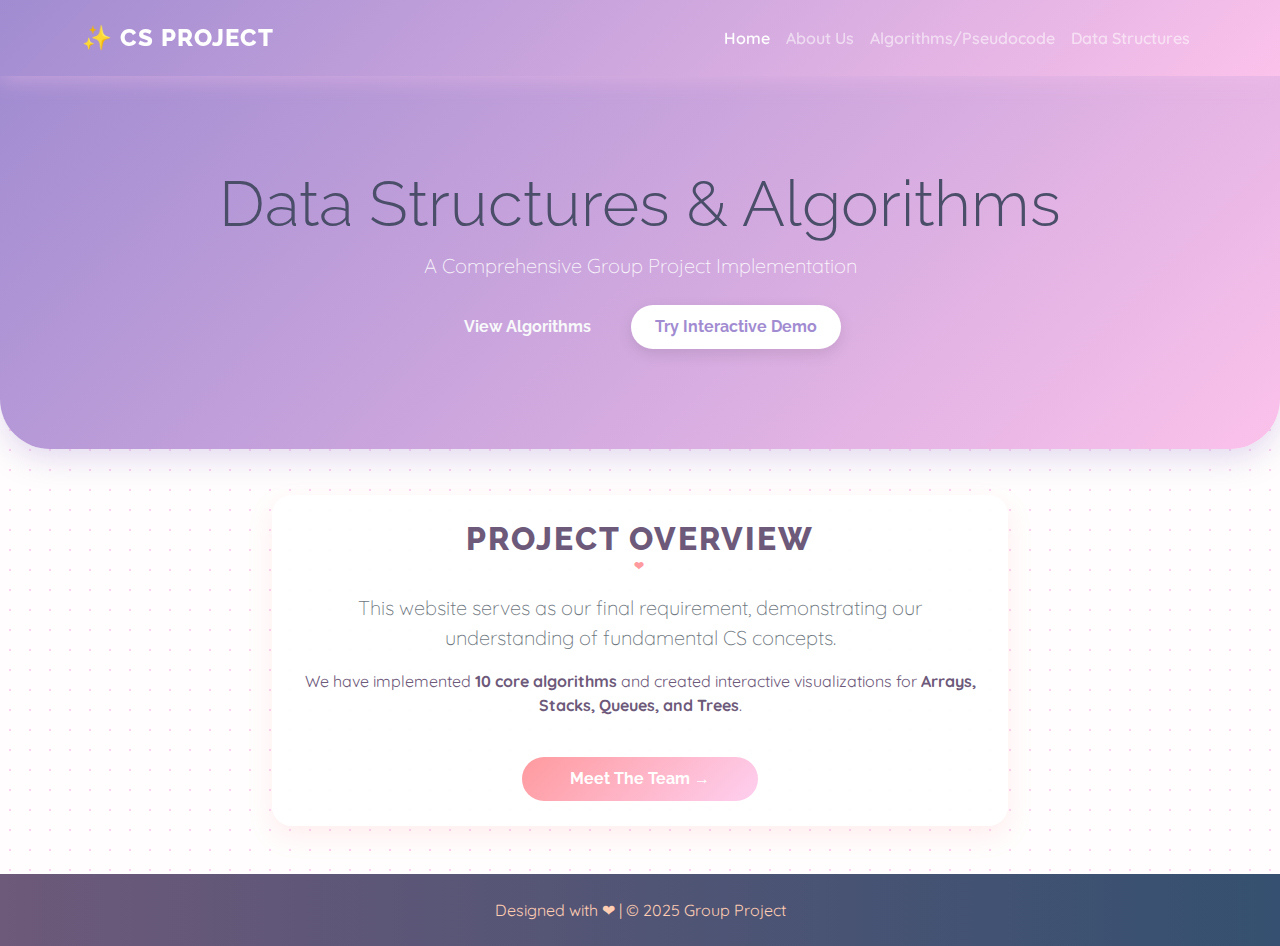
<file: index.html>
<!DOCTYPE html>
<html lang="en">
<head>
    <meta charset="UTF-8">
    <meta name="viewport" content="width=device-width, initial-scale=1.0">
    <title>CS Group Project - Home</title>
    <link href="https://cdn.jsdelivr.net/npm/bootstrap@5.3.0/dist/css/bootstrap.min.css" rel="stylesheet">
    <link href="https://fonts.googleapis.com/css2?family=Quicksand:wght@400;600;700&family=Raleway:wght@700;900&display=swap" rel="stylesheet">
    <link rel="stylesheet" href="style.css">
</head>
<body>

<nav class="navbar navbar-expand-lg navbar-dark fixed-top">
  <div class="container">
    <a class="navbar-brand" href="index.html">✨ CS Project</a>
    <div class="collapse navbar-collapse" id="navbarNav">
      <ul class="navbar-nav ms-auto">
        <li class="nav-item"><a class="nav-link active" href="index.html">Home</a></li>
        <li class="nav-item"><a class="nav-link" href="about.html">About Us</a></li> <!-- ADDED -->
        <li class="nav-item"><a class="nav-link" href="algorithms.html">Algorithms/Pseudocode</a></li> <!-- UPDATED -->
        <li class="nav-item"><a class="nav-link" href="datastructures.html">Data Structures</a></li>
      </ul>
    </div>
  </div>
</nav>

<header class="text-white text-center py-5" style="padding-bottom: 100px !important; margin-bottom: -50px;">
    <div class="container mt-5">
        <h1 class="display-3">Data Structures & Algorithms</h1>
        <p class="lead mb-4" style="opacity: 0.9;">A Comprehensive Group Project Implementation</p>
        <div class="d-flex justify-content-center gap-3">
            <a href="algorithms.html" class="btn btn-outline-light px-4">View Algorithms</a>
            <a href="datastructures.html" class="btn btn-light px-4">Try Interactive Demo</a>
        </div>
    </div>
</header>

<div class="container my-5 pt-5">
    <div class="row justify-content-center text-center mb-5">
        <div class="col-lg-8">
            <div class="card border-0">
                <h2 class="section-title">Project Overview</h2>
                <p class="lead text-secondary">This website serves as our final requirement, demonstrating our understanding of fundamental CS concepts.</p>
                <p style="color: #6d597a;">We have implemented <strong>10 core algorithms</strong> and created interactive visualizations for <strong>Arrays, Stacks, Queues, and Trees</strong>.</p>
                <div class="mt-4">
                    <a href="about.html" class="btn btn-primary px-5">Meet The Team &rarr;</a>
                </div>
            </div>
        </div>
    </div>
</div>

<footer class="text-center py-4 mt-5">
    <p class="mb-0">Designed with ❤ | &copy; 2025 Group Project</p>
</footer>
<script src="https://cdn.jsdelivr.net/npm/bootstrap@5.3.0/dist/js/bootstrap.bundle.min.js"></script>
</body>
</html>
</file>
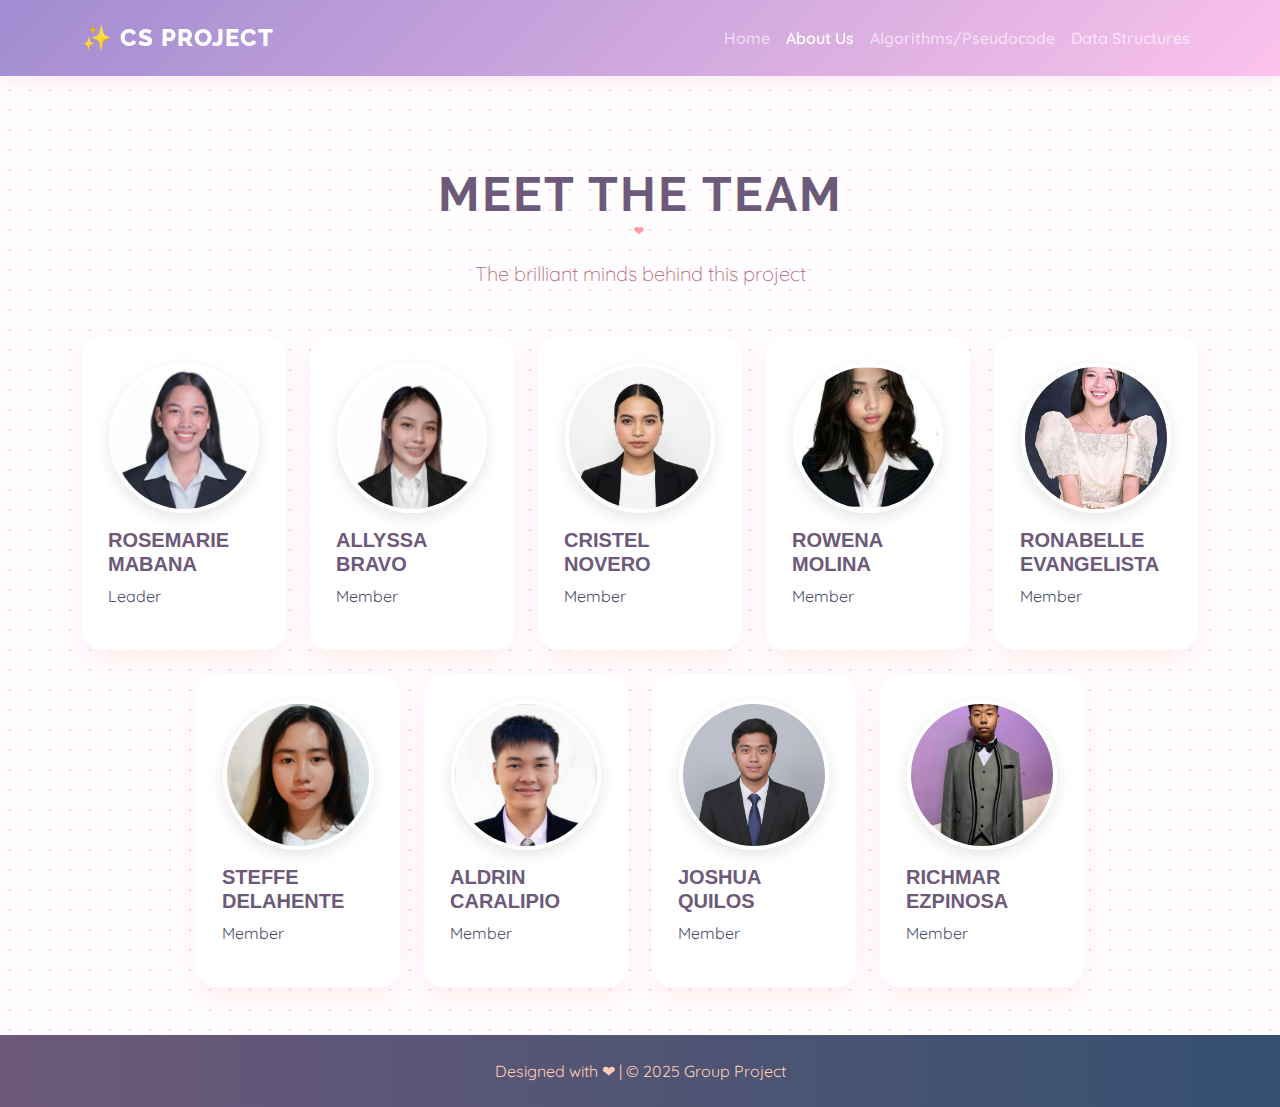
<file: about.html>
<!DOCTYPE html>
<html lang="en">
<head>
    <meta charset="UTF-8">
    <meta name="viewport" content="width=device-width, initial-scale=1.0">
    <title>About Us - CS Project</title>
    <link href="https://cdn.jsdelivr.net/npm/bootstrap@5.3.0/dist/css/bootstrap.min.css" rel="stylesheet">
    <link href="https://fonts.googleapis.com/css2?family=Quicksand:wght@400;600;700&family=Raleway:wght@700;900&family=JetBrains+Mono:wght@400;700&display=swap" rel="stylesheet">
    <link rel="stylesheet" href="style.css">
    <style>
        .member-img {
            width: 150px; height: 150px; object-fit: cover;
            border-radius: 50%; border: 4px solid white;
            box-shadow: 0 5px 15px rgba(0,0,0,0.1);
            display: block; margin: 0 auto 15px auto;
        }
        .member-card h5 {
            font-family: 'Poppins', sans-serif; font-weight: 800;
            color: #6d597a; text-transform: uppercase;
        }
    </style>
</head>
<body>

<nav class="navbar navbar-expand-lg navbar-dark fixed-top">
  <div class="container">
    <a class="navbar-brand" href="index.html">✨ CS Project</a>
    <div class="collapse navbar-collapse" id="navbarNav">
      <ul class="navbar-nav ms-auto">
        <li class="nav-item"><a class="nav-link" href="index.html">Home</a></li>
        <li class="nav-item"><a class="nav-link active" href="about.html">About Us</a></li>
        <li class="nav-item"><a class="nav-link" href="algorithms.html">Algorithms/Pseudocode</a></li>
        <li class="nav-item"><a class="nav-link" href="datastructures.html">Data Structures</a></li>
      </ul>
    </div>
  </div>
</nav>

<div class="container my-5 pt-5">
    <div class="text-center mb-5">
        <h2 class="section-title display-5 fw-bold">MEET THE TEAM</h2>
        <p class="lead" style="color: #b56576;">The brilliant minds behind this project</p>
    </div>

    <div class="row g-4 justify-content-center row-cols-1 row-cols-sm-2 row-cols-md-3 row-cols-lg-5">
        <!-- Row 1 (5 Members) -->
        <div class="col"><div class="member-card"><img src="rose.png" class="member-img"><h5>Rosemarie Mabana</h5><p class="member-role">Leader</p></div></div>
        <div class="col"><div class="member-card"><img src="aly.png" class="member-img"><h5>Allyssa Bravo</h5><p class="member-role">Member</p></div></div>
        <div class="col"><div class="member-card"><img src="tel.png" class="member-img"><h5>Cristel Novero</h5><p class="member-role">Member</p></div></div>
        <div class="col"><div class="member-card"><img src="wena.png" class="member-img"><h5>Rowena Molina</h5><p class="member-role">Member</p></div></div>
        <div class="col"><div class="member-card"><img src="belle.png" class="member-img"><h5>Ronabelle Evangelista</h5><p class="member-role">Member</p></div></div>

        <!-- Row 2 (4 Members) -->
        <div class="col"><div class="member-card"><img src="tepe.png" class="member-img"><h5>Steffe Delahente</h5><p class="member-role">Member</p></div></div>
        <div class="col"><div class="member-card"><img src= "ald.png" class="member-img"><h5>Aldrin Caralipio</h5><p class="member-role">Member</p></div></div>
        <div class="col"><div class="member-card"><img src="josh.png" class="member-img"><h5>Joshua Quilos</h5><p class="member-role">Member</p></div></div>
        <div class="col"><div class="member-card"><img src="rich.png" class="member-img"><h5>Richmar Ezpinosa</h5><p class="member-role">Member</p></div></div>
    </div>
</div>

<footer class="text-center py-4 mt-5">
    <p class="mb-0">Designed with ❤ | &copy; 2025 Group Project</p>
</footer>
<script src="https://cdn.jsdelivr.net/npm/bootstrap@5.3.0/dist/js/bootstrap.bundle.min.js"></script>
</body>
</html>
</file>
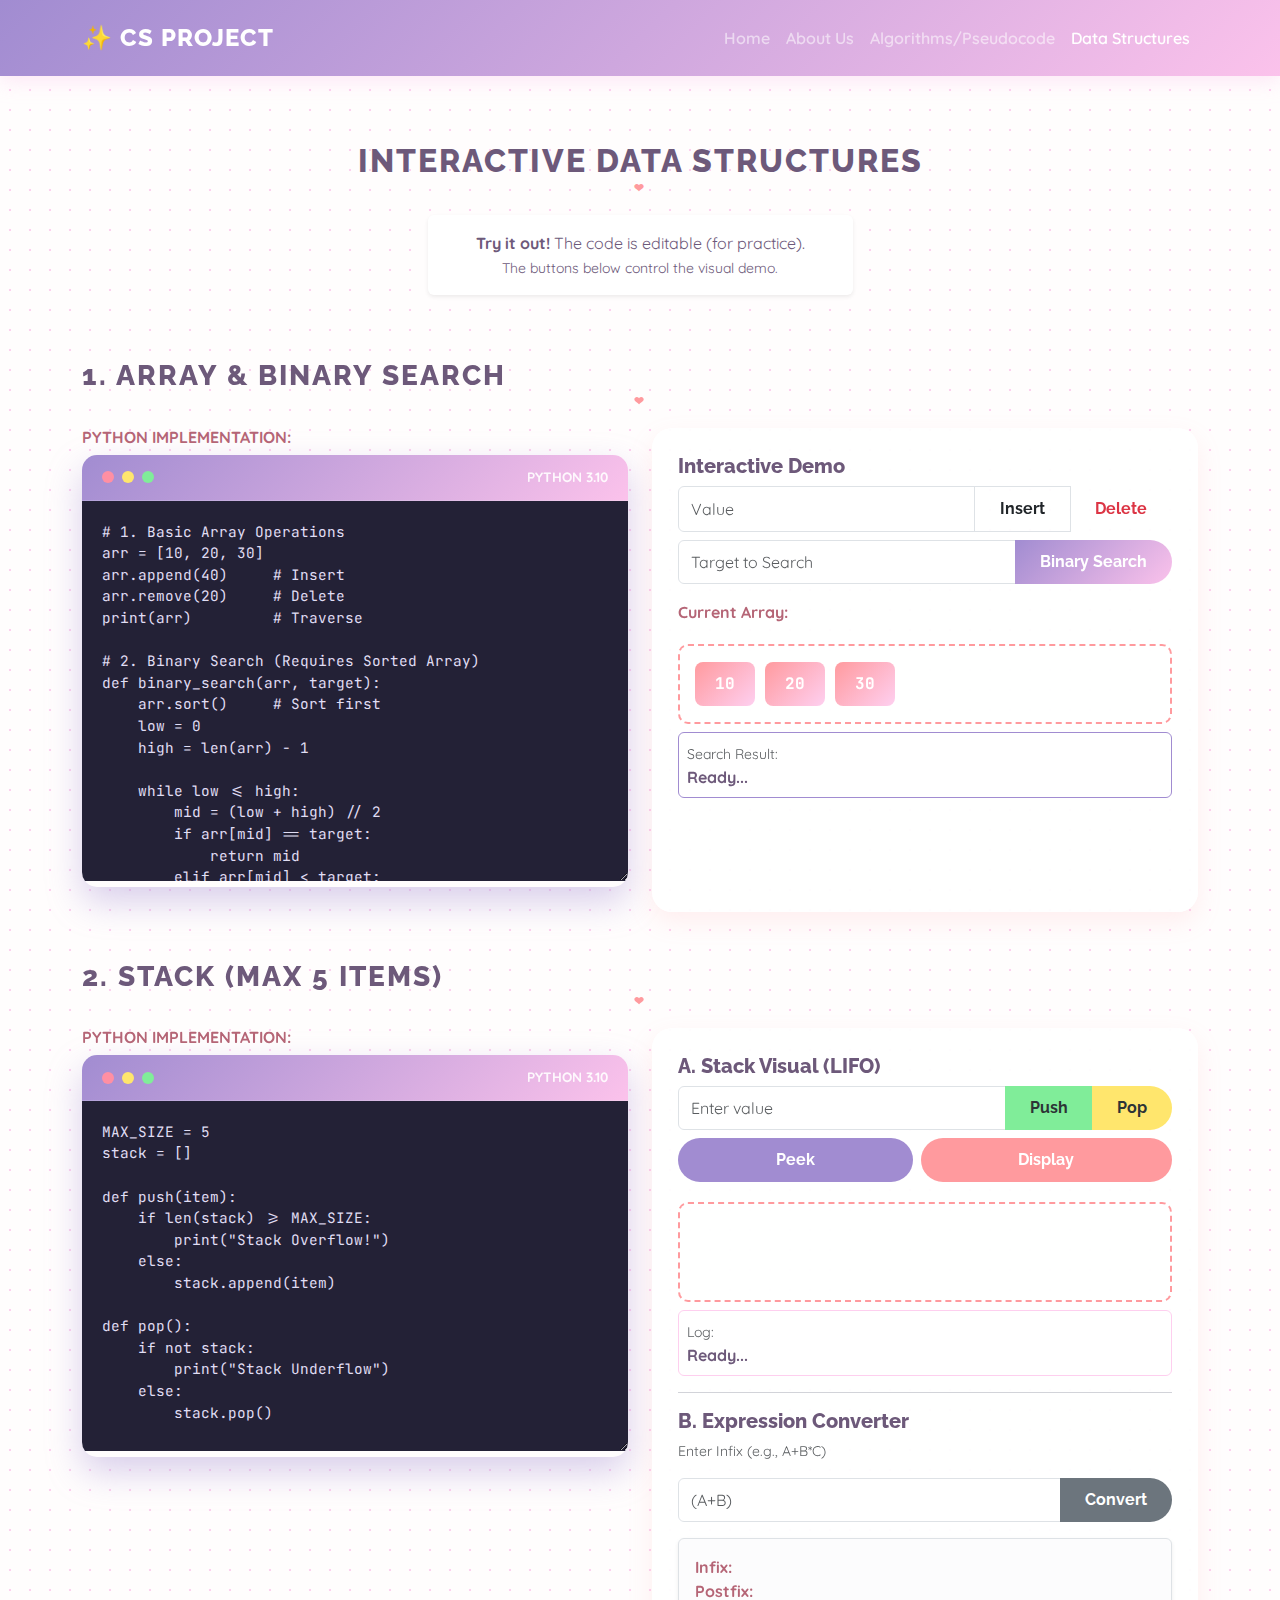
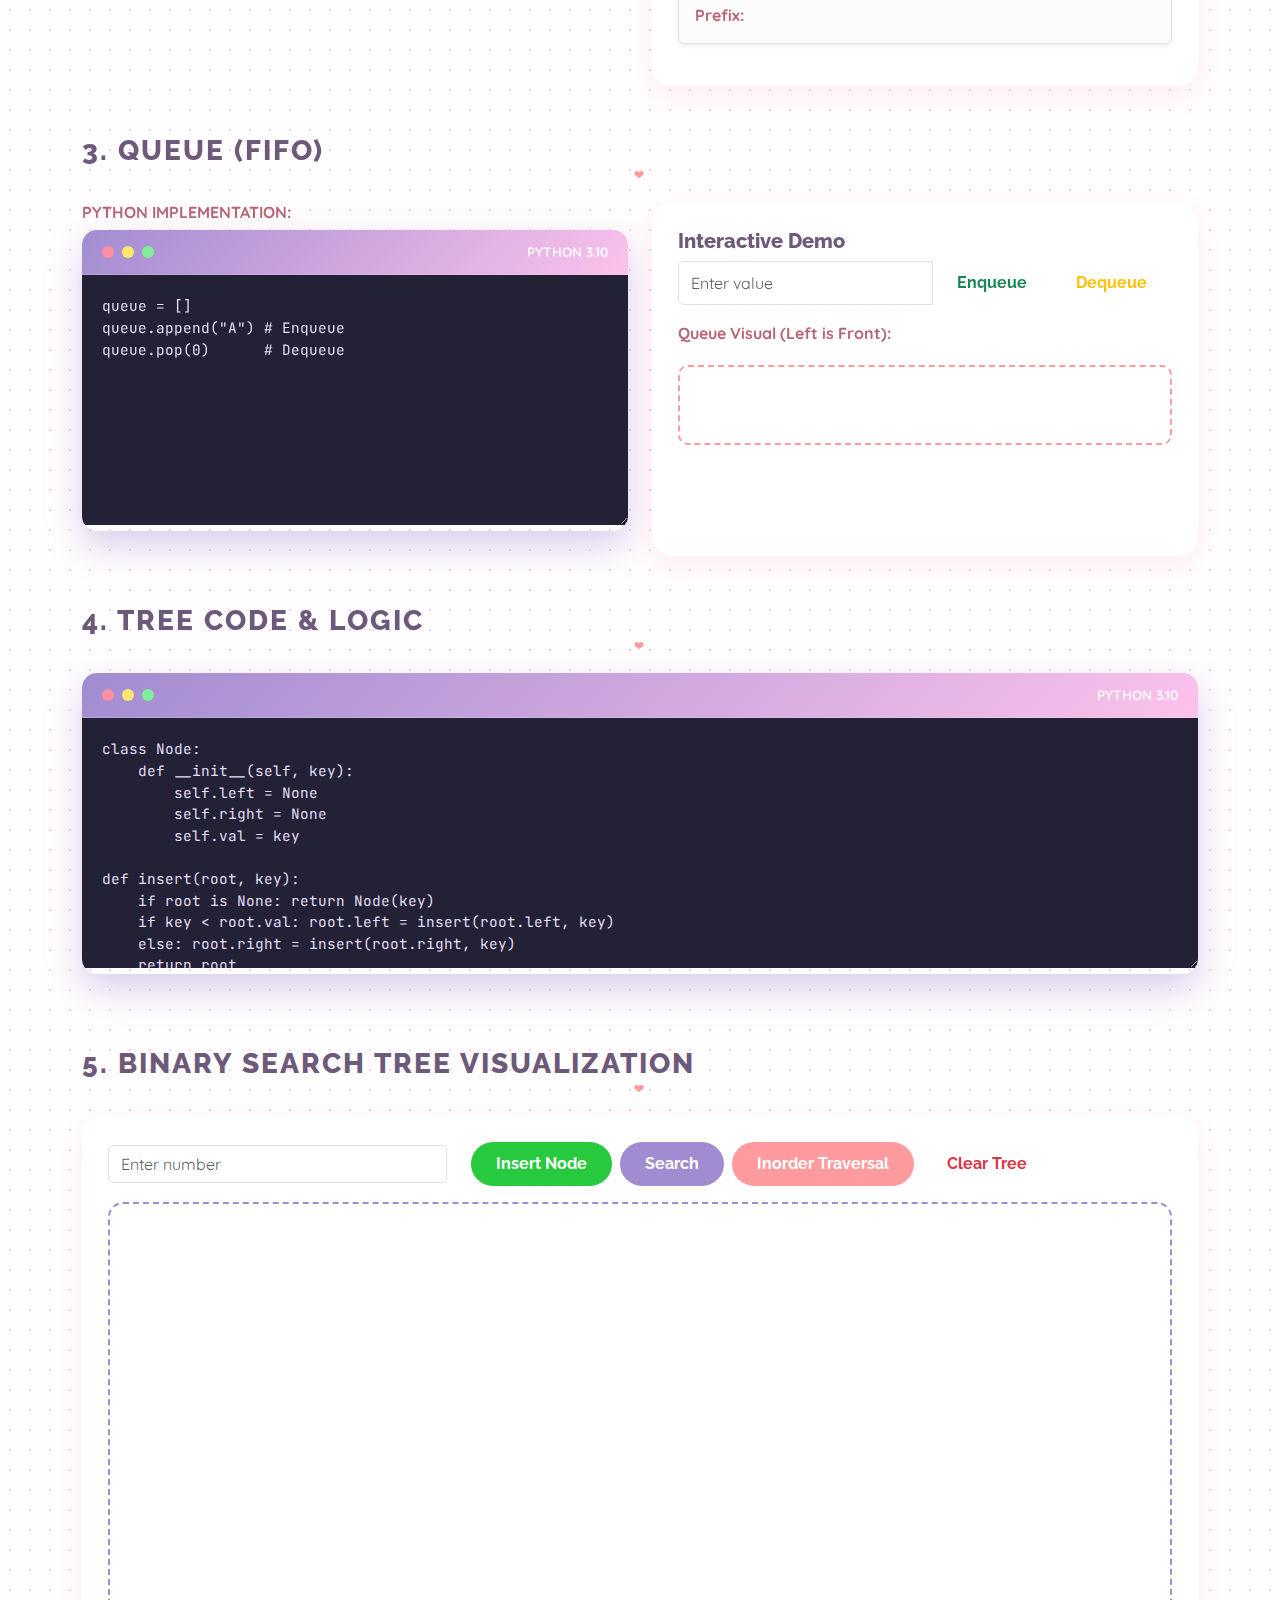
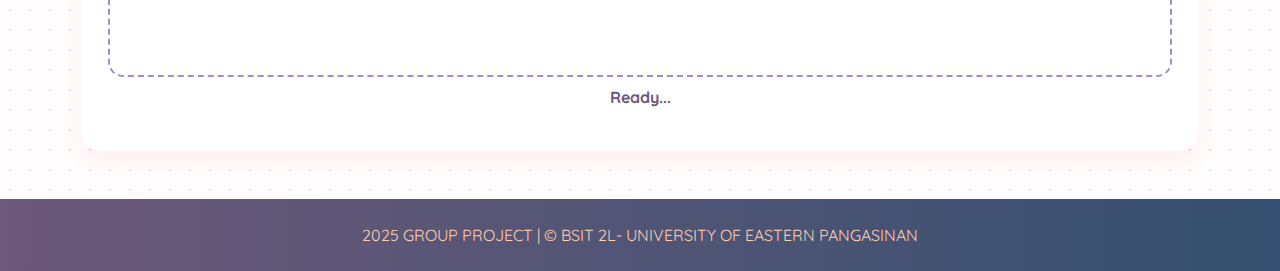
<file: datastructures.html>
<!DOCTYPE html>
<html lang="en">
<head>
    <meta charset="UTF-8">
    <meta name="viewport" content="width=device-width, initial-scale=1.0">
    <title>Data Structures - CS Project</title>
    <link href="https://cdn.jsdelivr.net/npm/bootstrap@5.3.0/dist/css/bootstrap.min.css" rel="stylesheet">
    <link href="https://fonts.googleapis.com/css2?family=Quicksand:wght@400;600;700&family=Raleway:wght@700;900&family=JetBrains+Mono:wght@400;700&display=swap" rel="stylesheet">
    <link rel="stylesheet" href="style.css">
    <style>
        /* BST Canvas Style */
        #bst-canvas {
            border: 2px dashed #a18cd1;
            border-radius: 15px;
            background: #ffffff;
            cursor: crosshair;
            width: 100%;
            display: block;
        }
    </style>
</head>
<body>

<nav class="navbar navbar-expand-lg navbar-dark fixed-top">
  <div class="container">
    <a class="navbar-brand" href="index.html">✨ CS Project</a>
    <div class="collapse navbar-collapse" id="navbarNav">
      <ul class="navbar-nav ms-auto">
        <li class="nav-item"><a class="nav-link" href="index.html">Home</a></li>
        <li class="nav-item"><a class="nav-link" href="about.html">About Us</a></li>
        <li class="nav-item"><a class="nav-link" href="algorithms.html">Algorithms/Pseudocode</a></li>
        <li class="nav-item"><a class="nav-link active" href="datastructures.html">Data Structures</a></li>
      </ul>
    </div>
  </div>
</nav>

<div class="container my-5 pt-4">
    <div class="text-center mb-5">
        <h2 class="section-title">Interactive Data Structures</h2>
        <div class="alert alert-light shadow-sm d-inline-block px-5 border-0" style="color: #6d597a; background: white;">
            <strong>Try it out!</strong> The code is editable (for practice). <br>
            <small>The buttons below control the visual demo.</small>
        </div>
    </div>

    <!-- 1. ARRAY & BINARY SEARCH -->
    <h3 class="section-title">1. Array & Binary Search</h3>
    <div class="row mb-5">
        <div class="col-lg-6">
            <h6 class="text-uppercase fw-bold" style="color: #b56576;">Python Implementation:</h6>
            <div class="code-window">
                <div class="code-header">
                    <div class="window-dots"><span class="dot red"></span><span class="dot yellow"></span><span class="dot green"></span></div>
                    <span class="lang-label">Python 3.10</span>
                </div>
<textarea class="code-input" spellcheck="false" style="height: 380px;">
# 1. Basic Array Operations
arr = [10, 20, 30]
arr.append(40)     # Insert
arr.remove(20)     # Delete
print(arr)         # Traverse

# 2. Binary Search (Requires Sorted Array)
def binary_search(arr, target):
    arr.sort()     # Sort first
    low = 0
    high = len(arr) - 1

    while low <= high:
        mid = (low + high) // 2
        if arr[mid] == target:
            return mid
        elif arr[mid] < target:
            low = mid + 1
        else:
            high = mid - 1
    return -1
</textarea>
            </div>
        </div>
        <div class="col-lg-6">
            <div class="demo-box h-100">
                <h5 style="color: #6d597a;">Interactive Demo</h5>
                
                <div class="input-group mb-2">
                    <input type="number" id="array-input" class="form-control" placeholder="Value">
                    <button class="btn btn-outline-light text-dark border" onclick="arrayInsert()">Insert</button>
                    <button class="btn btn-outline-danger" onclick="arrayDelete()">Delete</button>
                </div>

                <div class="input-group mb-3">
                    <input type="number" id="bs-input" class="form-control" placeholder="Target to Search">
                    <button class="btn btn-primary text-white" style="background: var(--secondary-gradient);" onclick="runBinarySearch()">Binary Search</button>
                </div>

                <p style="color: #b56576;"><strong>Current Array:</strong></p>
                <div id="array-visual" class="visual-container"></div>
                
                <div class="mt-2 p-2 rounded" style="background: rgba(255,255,255,0.8); border: 1px solid #a18cd1;">
                    <small class="text-muted">Search Result:</small>
                    <p id="array-message" class="fw-bold mb-0" style="color: #6d597a;">Ready...</p>
                </div>
            </div>
        </div>
    </div>

    <!-- 2. STACK -->
    <h3 class="section-title">2. Stack (Max 5 Items)</h3>
    <div class="row mb-5">
        <div class="col-lg-6">
            <h6 class="text-uppercase fw-bold" style="color: #b56576;">Python Implementation:</h6>
            <div class="code-window">
                <div class="code-header">
                    <div class="window-dots"><span class="dot red"></span><span class="dot yellow"></span><span class="dot green"></span></div>
                    <span class="lang-label">Python 3.10</span>
                </div>
<textarea class="code-input" spellcheck="false" style="height: 350px;">
MAX_SIZE = 5
stack = []

def push(item):
    if len(stack) >= MAX_SIZE:
        print("Stack Overflow!")
    else:
        stack.append(item)

def pop():
    if not stack:
        print("Stack Underflow")
    else:
        stack.pop()
</textarea>
            </div>
        </div>
        <div class="col-lg-6">
            <div class="demo-box h-100">
                <h5 style="color: #6d597a;">A. Stack Visual (LIFO)</h5>
                
                <div class="input-group mb-2">
                    <input type="text" id="stack-input" class="form-control" placeholder="Enter value">
                    <button class="btn btn-success" style="background: #80ed99; border:none; color: #2d3436;" onclick="stackPush()">Push</button>
                    <button class="btn btn-warning" style="background: #ffe66d; border:none; color: #2d3436;" onclick="stackPop()">Pop</button>
                </div>
                <div class="d-flex gap-2 mb-3">
                    <button class="btn flex-fill text-white" style="background: #a18cd1;" onclick="stackPeek()">Peek</button>
                    <button class="btn flex-fill text-white" style="background: #ff9a9e;" onclick="stackDisplay()">Display</button>
                </div>

                <div id="stack-visual" class="visual-container" style="min-height: 100px;"></div>
                
                <div class="mt-2 p-2 rounded" style="background: rgba(255,255,255,0.8); border: 1px solid #fecfef;">
                    <small class="text-muted">Log:</small>
                    <p id="stack-message" class="fw-bold mb-0" style="color: #6d597a;">Ready...</p>
                </div>
                
                <hr>

                <h5 style="color: #6d597a;">B. Expression Converter</h5>
                <p class="small text-muted">Enter Infix (e.g., A+B*C)</p>
                <div class="input-group mb-3">
                    <input type="text" id="infix-input" class="form-control" placeholder="(A+B)">
                    <button class="btn btn-secondary" onclick="convertExpression()">Convert</button>
                </div>
                <div class="alert alert-light border shadow-sm">
                    <strong style="color: #b56576;">Infix:</strong> <span id="out-infix" class="fw-bold text-dark"></span><br>
                    <strong style="color: #b56576;">Postfix:</strong> <span id="out-postfix" class="fw-bold text-dark"></span><br>
                    <strong style="color: #b56576;">Prefix:</strong> <span id="out-prefix" class="fw-bold text-dark"></span>
                </div>
            </div>
        </div>
    </div>

    <!-- 3. QUEUE -->
    <h3 class="section-title">3. Queue (FIFO)</h3>
    <div class="row mb-5">
        <div class="col-lg-6">
            <h6 class="text-uppercase fw-bold" style="color: #b56576;">Python Implementation:</h6>
            <div class="code-window">
                <div class="code-header">
                    <div class="window-dots"><span class="dot red"></span><span class="dot yellow"></span><span class="dot green"></span></div>
                    <span class="lang-label">Python 3.10</span>
                </div>
<textarea class="code-input" spellcheck="false">
queue = []
queue.append("A") # Enqueue
queue.pop(0)      # Dequeue
</textarea>
            </div>
        </div>
        <div class="col-lg-6">
            <div class="demo-box h-100">
                <h5 style="color: #6d597a;">Interactive Demo</h5>
                <div class="input-group mb-3">
                    <input type="text" id="queue-input" class="form-control" placeholder="Enter value">
                    <button class="btn btn-outline-success" onclick="queueEnqueue()">Enqueue</button>
                    <button class="btn btn-outline-warning" onclick="queueDequeue()">Dequeue</button>
                </div>
                <p style="color: #b56576;"><strong>Queue Visual (Left is Front):</strong></p>
                <div id="queue-visual" class="visual-container"></div>
            </div>
        </div>
    </div>

    <!-- 4. TEXT-BASED TREE LOGIC -->
    <h3 class="section-title">4. Tree Code & Logic</h3>
    <div class="row mb-5">
        <div class="col-lg-12">
            <div class="code-window">
                <div class="code-header">
                    <div class="window-dots"><span class="dot red"></span><span class="dot yellow"></span><span class="dot green"></span></div>
                    <span class="lang-label">Python 3.10</span>
                </div>
<textarea class="code-input" spellcheck="false" style="height: 200px;">
class Node:
    def __init__(self, key):
        self.left = None
        self.right = None
        self.val = key

def insert(root, key):
    if root is None: return Node(key)
    if key < root.val: root.left = insert(root.left, key)
    else: root.right = insert(root.right, key)
    return root
</textarea>
            </div>
        </div>
    </div>

    <!-- 5. BST VISUALIZATION (NEW) -->
    <h3 class="section-title">5. Binary Search Tree Visualization</h3>
    <div class="row mb-5">
        <div class="col-lg-12">
            <div class="demo-box">
                <div class="row align-items-center mb-3">
                    <div class="col-md-4">
                        <input type="number" id="bst-val" class="form-control" placeholder="Enter number">
                    </div>
                    <div class="col-md-8 d-flex gap-2 flex-wrap">
                        <button class="btn text-white" style="background: #27c93f;" onclick="bstInsert()">Insert Node</button>
                        <button class="btn text-white" style="background: #a18cd1;" onclick="bstSearch()">Search</button>
                        <button class="btn text-white" style="background: #ff9a9e;" onclick="bstInorder()">Inorder Traversal</button>
                        <button class="btn btn-outline-danger" onclick="bstClear()">Clear Tree</button>
                    </div>
                </div>
                
                <!-- VISUALIZATION CANVAS -->
                <canvas id="bst-canvas" width="900" height="400"></canvas>
                
                <div class="mt-2 text-center">
                    <p id="bst-message" class="fw-bold" style="color: #6d597a; min-height: 20px;">Ready...</p>
                </div>
            </div>
        </div>
    </div>

</div>

<footer class="text-center py-4 mt-5">
    <p class="mb-0">2025 GROUP PROJECT | &copy; BSIT 2L- UNIVERSITY OF EASTERN PANGASINAN</p>
</footer>

<script src="script.js"></script>
<script src="https://cdn.jsdelivr.net/npm/bootstrap@5.3.0/dist/js/bootstrap.bundle.min.js"></script>
</body>
</html>
</file>
<file: style.css>
/* --- GIRLY TECH THEME VARIABLES --- */
:root {
    /* Soft Pink to Peach Gradient */
    --primary-gradient: linear-gradient(135deg, #ff9a9e 0%, #fecfef 99%, #fecfef 100%);
    /* Lavender to Blue Gradient */
    --secondary-gradient: linear-gradient(135deg, #a18cd1 0%, #fbc2eb 100%);
    /* Text Colors */
    --text-dark: #4a4e69;
    --text-light: #9a8c98;
    /* Background */
    --bg-color: #fffdfd;
}

body {
    padding-top: 70px;
    background-color: var(--bg-color);
    font-family: 'Quicksand', sans-serif; 
    color: var(--text-dark);
    background-image: radial-gradient(#fecfef 1px, transparent 1px);
    background-size: 20px 20px; /* Cute polka dot pattern */
}

/* --- NAVBAR --- */
.navbar {
    background: var(--secondary-gradient) !important;
    box-shadow: 0 4px 20px rgba(251, 194, 235, 0.4);
    padding: 15px 0;
    backdrop-filter: blur(10px);
}
.navbar-brand {
    font-family: 'Raleway', sans-serif;
    font-weight: 800;
    font-size: 1.5rem;
    letter-spacing: 1px;
    text-transform: uppercase;
}
.nav-link {
    font-weight: 600;
    font-size: 1rem;
    transition: all 0.3s;
}
.nav-link:hover {
    color: #fff !important;
    transform: translateY(-2px);
    text-shadow: 0 0 8px rgba(255,255,255,0.8);
}

/* --- HEADINGS --- */
h1, h2, h3, h5 {
    font-family: 'Raleway', sans-serif;
    font-weight: 800;
    color: var(--text-dark);
}

.section-title {
    position: relative;
    padding-bottom: 15px;
    margin-bottom: 20px;
    color: #6d597a;
    text-transform: uppercase;
    letter-spacing: 2px;
}
.section-title::after {
    content: '❤';
    position: absolute;
    font-size: 12px;
    color: #ff9a9e;
    bottom: 0;
    left: 50%;
    transform: translateX(-50%);
}

/* --- HERO SECTION --- */
header {
    background: var(--secondary-gradient);
    border-bottom-left-radius: 50px;
    border-bottom-right-radius: 50px;
    box-shadow: 0 10px 30px rgba(161, 140, 209, 0.3);
}

/* --- CARDS & BOXES --- */
.card, .demo-box, .member-card {
    background: rgba(255, 255, 255, 0.9);
    border: 1px solid rgba(255, 255, 255, 0.5);
    border-radius: 20px;
    box-shadow: 0 10px 25px rgba(255, 154, 158, 0.15);
    transition: transform 0.3s ease, box-shadow 0.3s ease;
    padding: 25px;
}

.card:hover, .member-card:hover {
    transform: translateY(-8px);
    box-shadow: 0 15px 35px rgba(161, 140, 209, 0.3);
}

/* --- BUTTONS --- */
.btn {
    border-radius: 50px;
    padding: 10px 25px;
    font-weight: 700;
    font-family: 'Raleway', sans-serif;
    border: none;
    transition: all 0.3s;
}
.btn-primary { background: var(--primary-gradient); color: #fff; }
.btn-light { background: white; color: #a18cd1; box-shadow: 0 5px 15px rgba(0,0,0,0.1); }
.btn-outline-light:hover { background: white; color: #ff9a9e; }

/* --- CUTE CODE EDITOR DESIGN --- */
.code-window {
    border-radius: 15px;
    overflow: hidden;
    margin-bottom: 25px;
    border: none;
    box-shadow: 0 15px 35px rgba(161, 140, 209, 0.4);
    transition: transform 0.3s ease;
}
.code-window:hover { transform: translateY(-5px); }

.code-header {
    background: var(--secondary-gradient);
    padding: 12px 20px;
    display: flex;
    align-items: center;
    border-bottom: 1px solid rgba(255,255,255,0.2);
}

.window-dots { display: flex; gap: 8px; margin-right: 15px; }
.dot { width: 12px; height: 12px; border-radius: 50%; }
.dot.red { background-color: #ff8fa3; }
.dot.yellow { background-color: #ffe66d; }
.dot.green { background-color: #80ed99; }

.lang-label {
    color: #fff;
    font-weight: 700;
    font-size: 0.85rem;
    margin-left: auto;
    text-transform: uppercase;
    opacity: 0.9;
}

.code-input {
    width: 100%;
    min-height: 250px;
    background-color: #232136; /* Deep purple background */
    color: #e0def4; /* Soft white text */
    border: none;
    padding: 20px;
    font-family: 'JetBrains Mono', monospace;
    font-size: 0.9rem;
    resize: vertical;
    outline: none;
    line-height: 1.5;
}

/* Visual Container for Stack/Queue/Array items */
.visual-container {
    min-height: 80px;
    margin-top: 20px;
    padding: 15px;
    background-color: rgba(255,255,255,0.6);
    border: 2px dashed #ff9a9e;
    border-radius: 10px;
    display: flex;
    gap: 10px;
    flex-wrap: wrap;
    align-items: center;
}
#stack-visual { flex-direction: column-reverse; } /* Stack logic */
.data-item {
    background: var(--primary-gradient);
    color: white;
    padding: 10px 20px;
    border-radius: 8px;
    font-weight: bold;
    font-family: 'JetBrains Mono', monospace;
    animation: popIn 0.3s;
}
@keyframes popIn { 0% { opacity: 0; transform: scale(0.5); } 100% { opacity: 1; transform: scale(1); } }

footer {
    background: linear-gradient(to right, #6d597a, #355070);
    color: #ffcdb2;
    padding: 20px;
}
</file>
